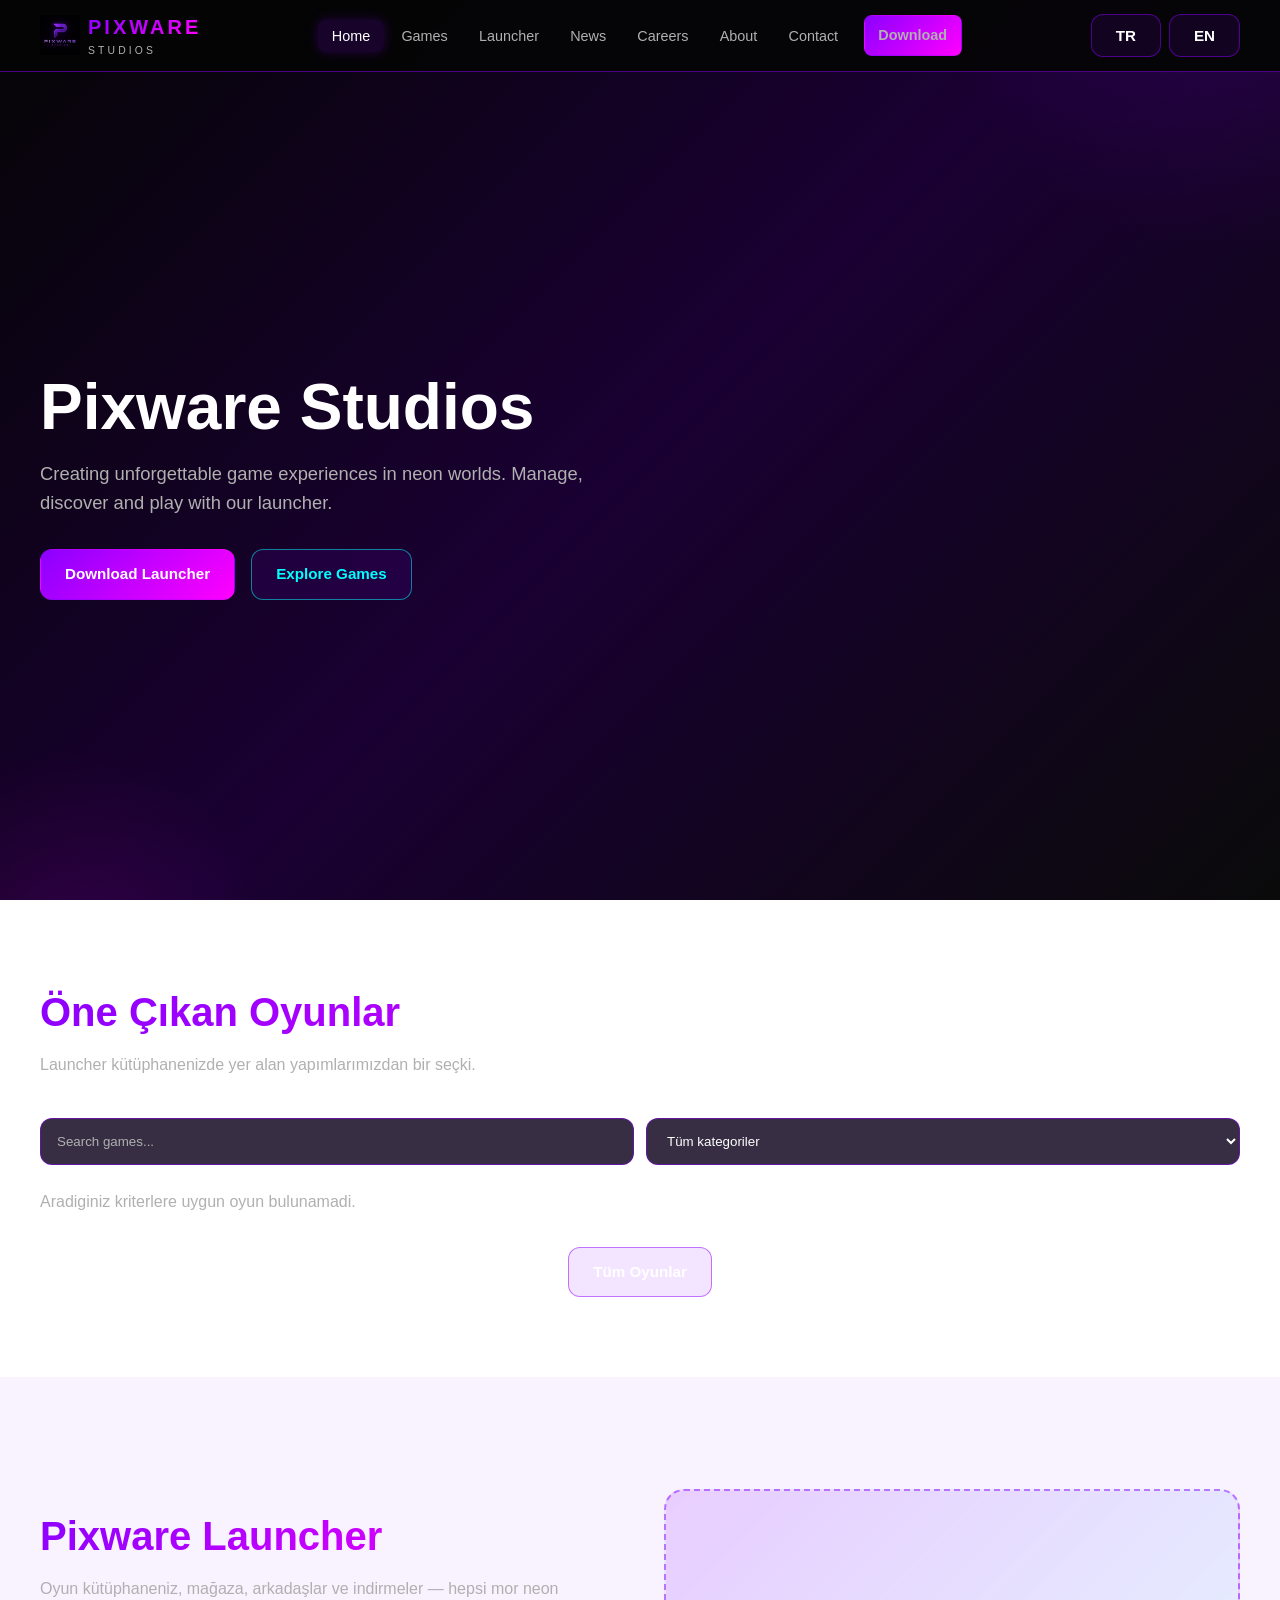
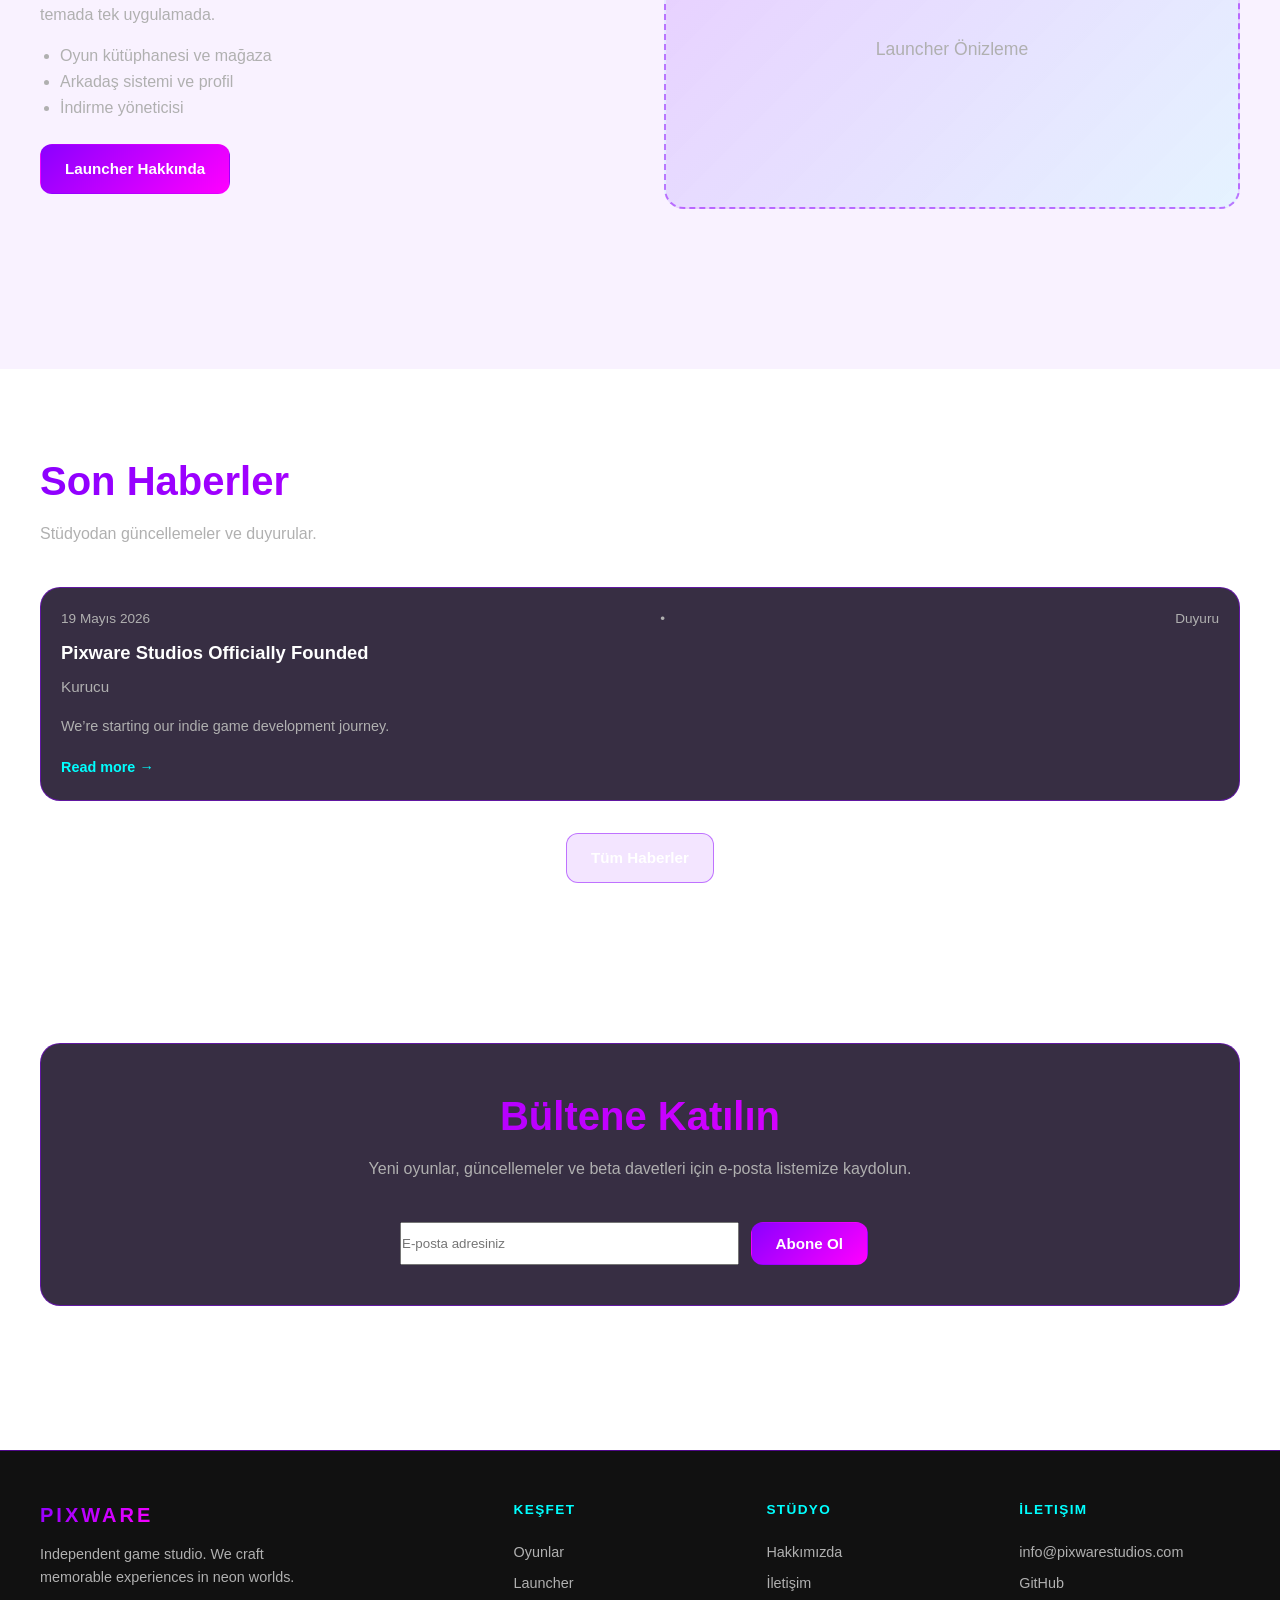
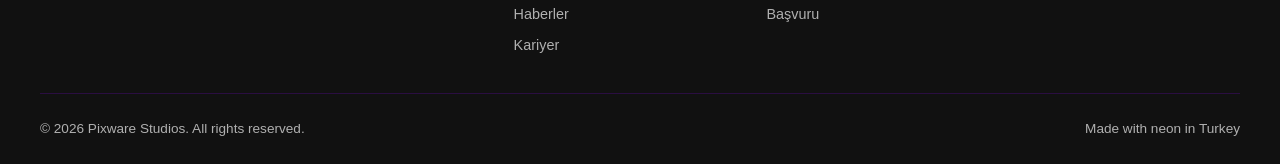
<file: index.html>
<!DOCTYPE html>
<html lang="tr">
<head>
  <meta charset="UTF-8">
  <meta name="viewport" content="width=device-width, initial-scale=1.0">
  <title>Pixware Studios — Bağımsız Oyun Stüdyosu</title>
  <meta name="description" content="Pixware Studios — neon temalı oyunlar ve Pixware Launcher. Oyunları keşfedin, launcher'ı indirin.">
  <meta property="og:title" content="Pixware Studios">
  <meta property="og:description" content="Bağımsız oyun stüdyosu ve oyun launcher ekosistemi.">
  <meta property="og:type" content="website">
  <link rel="icon" href="assets/logo.png" type="image/png">
  <link rel="stylesheet" href="css/tokens.css">
  <link rel="stylesheet" href="css/layout.css">
  <link rel="stylesheet" href="css/components.css">
</head>
<body data-page="home">
  <div id="site-header"></div>
  <main>
    <section class="hero">
      <div class="container hero-content fade-in">
        <h1 data-i18n="hero.title">Pixware Studios</h1>
        <p data-i18n="hero.subtitle">Neon dünyalarda unutulmaz oyun deneyimleri yaratıyoruz. Oyunlarımızı tek launcher ile yönetin, keşfedin ve oynayın.</p>
        <div class="hero-actions">
          <a href="launcher.html" class="btn btn-primary" data-i18n="hero.cta_download" data-base-href="launcher.html">Launcher İndir</a>
          <a href="games.html" class="btn btn-accent" data-i18n="hero.cta_explore" data-base-href="games.html">Oyunları Keşfet</a>
        </div>
      </div>
    </section>

    <section class="section">
      <div class="container">
        <h2 class="section-title fade-in">Öne Çıkan Oyunlar</h2>
        <p class="section-subtitle fade-in">Launcher kütüphanenizde yer alan yapımlarımızdan bir seçki.</p>
        <div id="featured-games"></div>
        <p style="margin-top: 2rem; text-align: center;">
          <a href="games.html" class="btn">Tüm Oyunlar</a>
        </p>
      </div>
    </section>

    <section class="section" style="background: rgba(139, 0, 255, 0.05);">
      <div class="container">
        <div class="about-block">
          <div class="fade-in">
            <h2 class="section-title">Pixware Launcher</h2>
            <p class="section-subtitle" style="margin-bottom: 1rem;">Oyun kütüphaneniz, mağaza, arkadaşlar ve indirmeler — hepsi mor neon temada tek uygulamada.</p>
            <ul style="color: var(--text-secondary); margin-bottom: 1.5rem; padding-left: 1.25rem;">
              <li>Oyun kütüphanesi ve mağaza</li>
              <li>Arkadaş sistemi ve profil</li>
              <li>İndirme yöneticisi</li>
            </ul>
            <a href="launcher.html" class="btn btn-primary">Launcher Hakkında</a>
          </div>
          <div class="screenshot-placeholder fade-in">Launcher Önizleme</div>
        </div>
      </div>
    </section>

    <section class="section">
      <div class="container">
        <h2 class="section-title fade-in">Son Haberler</h2>
        <p class="section-subtitle fade-in">Stüdyodan güncellemeler ve duyurular.</p>
        <div id="latest-news"></div>
        <p style="margin-top: 2rem; text-align: center;">
          <a href="news/index.html" class="btn">Tüm Haberler</a>
        </p>
      </div>
    </section>

    <section class="section">
      <div class="container">
        <div class="newsletter-box fade-in">
          <h2 class="section-title">Bültene Katılın</h2>
          <p class="section-subtitle" style="margin-inline: auto;">Yeni oyunlar, güncellemeler ve beta davetleri için e-posta listemize kaydolun.</p>
          <form id="newsletter-form-home" data-newsletter-form novalidate>
            <input type="email" name="email" placeholder="E-posta adresiniz" required aria-label="E-posta">
            <button type="submit" class="btn btn-primary">Abone Ol</button>
            <p class="form-error" role="alert"></p>
            <p class="form-success" hidden></p>
          </form>
        </div>
      </div>
    </section>
  </main>

  <div id="site-footer"></div>

  <div class="modal-overlay" id="modal-overlay">
    <div class="modal" role="dialog" aria-modal="true">
      <button class="modal-close" type="button" aria-label="Kapat">&times;</button>
      <h2 id="modal-title"></h2>
      <div id="modal-body"></div>
    </div>
  </div>

  <script src="js/config.js"></script>
  <script src="js/components.js"></script>
  <script src="js/main.js"></script>
  <script src="js/games.js"></script>
  <script src="js/blog.js"></script>
  <script src="js/newsletter.js"></script>
  <script>
    function onPageReady() {
      renderGamesGrid('featured-games', { featuredOnly: true, limit: 3, showActions: true });
      renderPostsList('latest-news', 3);
      initNewsletterForm('newsletter-form-home');
    }
  </script>
</body>
</html>
</file>
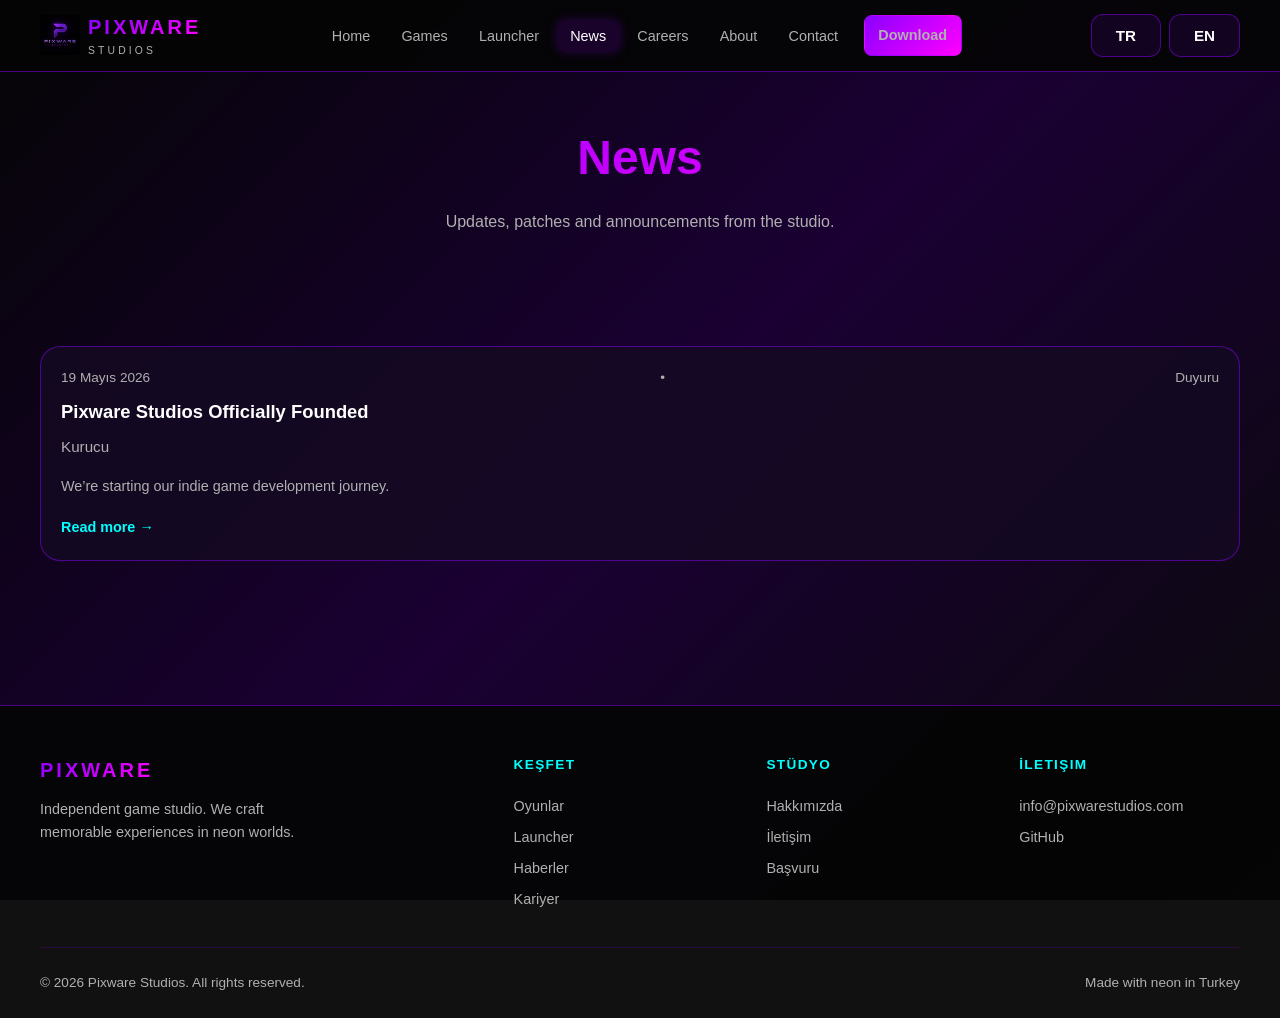
<file: news/index.html>
<!DOCTYPE html>
<html lang="tr">
<head>
  <meta charset="UTF-8">
  <meta name="viewport" content="width=device-width, initial-scale=1.0">
  <title>Haberler — Pixware Studios</title>
  <meta name="description" content="Pixware Studios haberleri ve duyuruları.">
  <link rel="icon" href="../assets/logo.png" type="image/png">
  <link rel="stylesheet" href="../css/tokens.css">
  <link rel="stylesheet" href="../css/layout.css">
  <link rel="stylesheet" href="../css/components.css">
</head>
<body data-page="news">
  <div id="site-header"></div>
  <main>
    <div class="page-header container">
      <h1 data-i18n="news.title">Haberler</h1>
      <p data-i18n="news.subtitle">Stüdyodan güncellemeler, yamalar ve duyurular.</p>
    </div>
    <section class="section">
      <div class="container" id="news-list"></div>
    </section>
  </main>
  <div id="site-footer"></div>
  <div class="modal-overlay" id="modal-overlay">
    <div class="modal" role="dialog" aria-modal="true">
      <button class="modal-close" type="button" aria-label="Kapat">&times;</button>
      <h2 id="modal-title"></h2>
      <div id="modal-body"></div>
    </div>
  </div>
  <script src="../js/config.js"></script>
  <script src="../js/components.js"></script>
  <script src="../js/main.js"></script>
  <script src="../js/blog.js"></script>
  <script>function onPageReady() { renderPostsList('news-list'); }</script>
</body>
</html>
</file>
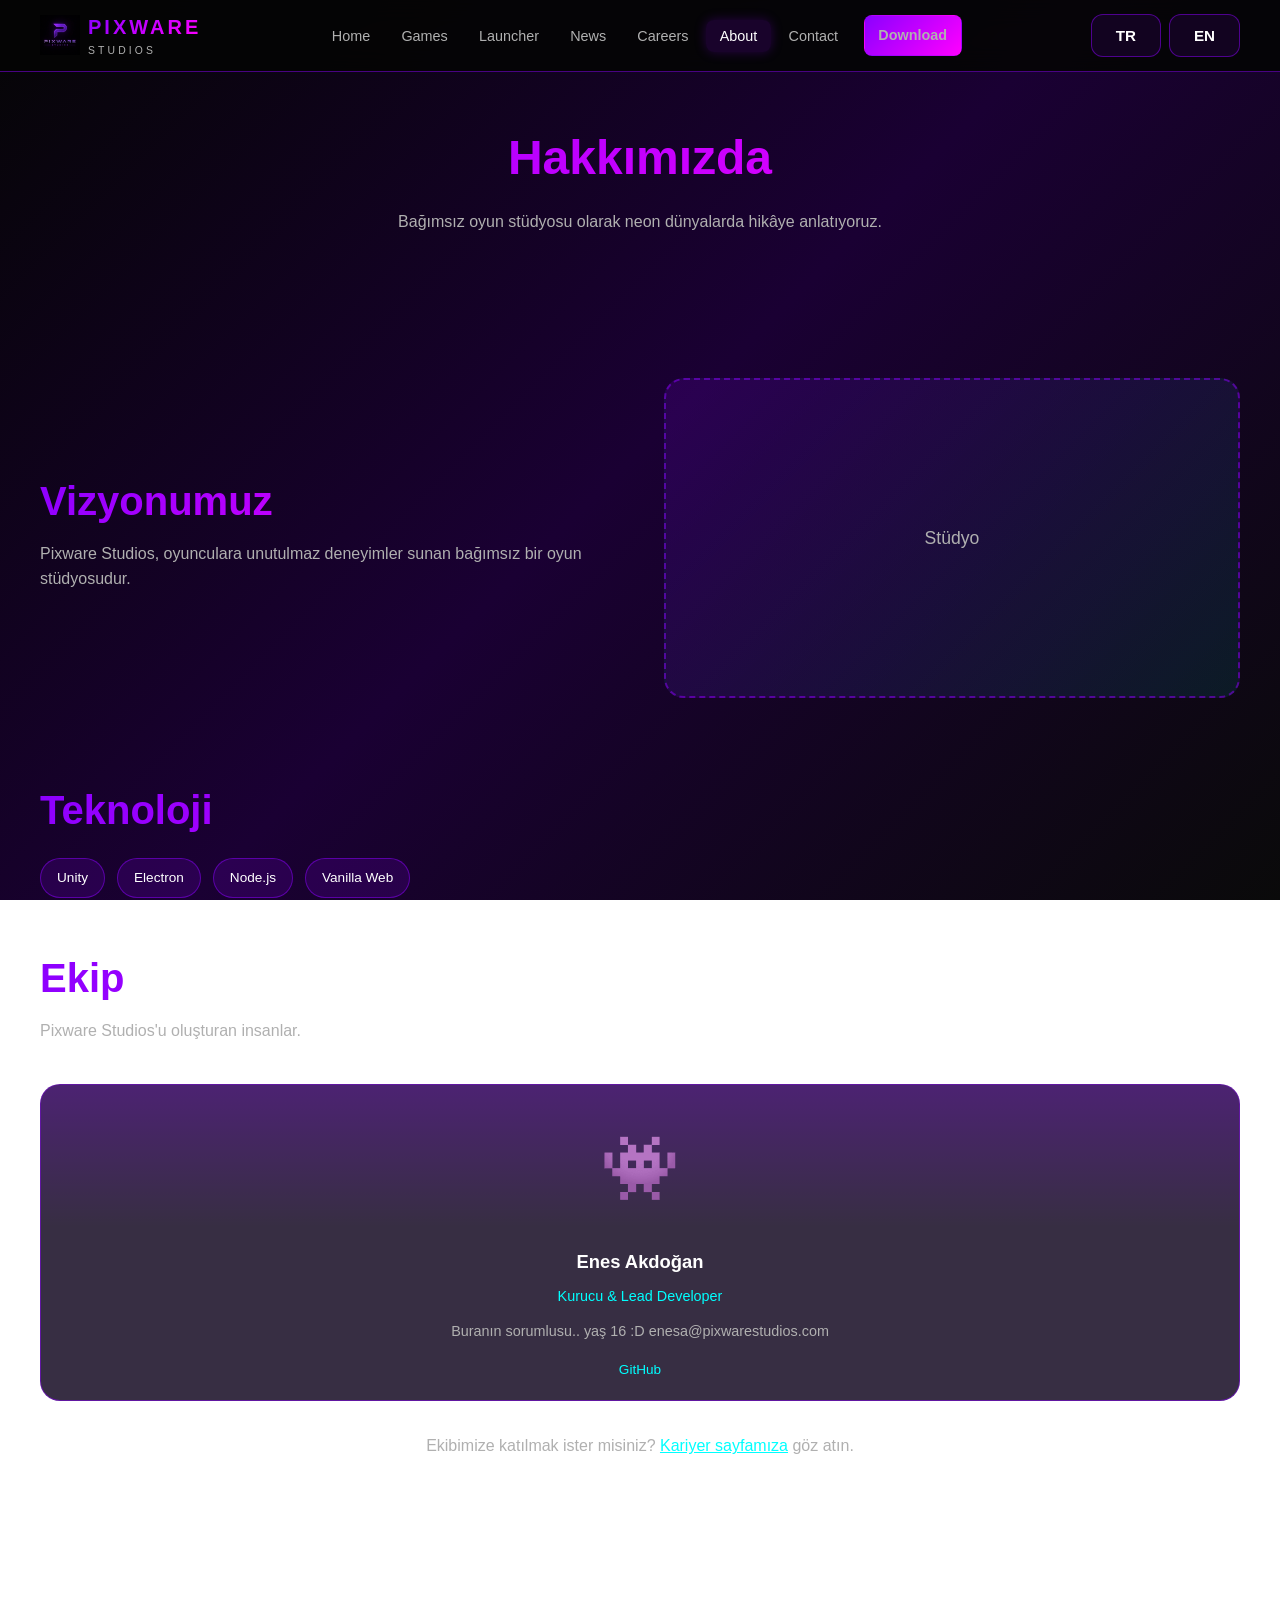
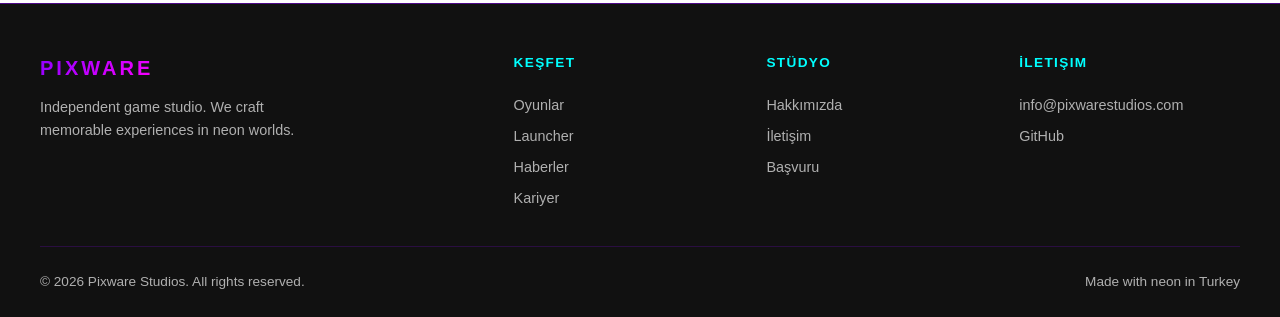
<file: about.html>
<!DOCTYPE html>
<html lang="tr">
<head>
  <meta charset="UTF-8">
  <meta name="viewport" content="width=device-width, initial-scale=1.0">
  <title>Hakkımızda — Pixware Studios</title>
  <meta name="description" content="Pixware Studios vizyonu, ekibi ve teknoloji yığını.">
  <link rel="icon" href="assets/logo.png" type="image/png">
  <link rel="stylesheet" href="css/tokens.css">
  <link rel="stylesheet" href="css/layout.css">
  <link rel="stylesheet" href="css/components.css">
</head>
<body data-page="about">
  <div id="site-header"></div>
  <main>
    <div class="page-header container">
      <h1>Hakkımızda</h1>
      <p>Bağımsız oyun stüdyosu olarak neon dünyalarda hikâye anlatıyoruz.</p>
    </div>
    <section class="section">
      <div class="container">
        <div class="about-block">
          <div>
            <h2 class="section-title">Vizyonumuz</h2>
            <div id="about-vision"></div>
          </div>
          <div class="screenshot-placeholder">Stüdyo</div>
        </div>
        <h2 class="section-title">Teknoloji</h2>
        <div class="tech-badges">
          <span class="tech-badge">Unity</span>
          <span class="tech-badge">Electron</span>
          <span class="tech-badge">Node.js</span>
          <span class="tech-badge">Vanilla Web</span>
        </div>
        <h2 class="section-title" style="margin-top: 3rem;">Ekip</h2>
        <p class="section-subtitle">Pixware Studios'u oluşturan insanlar.</p>
        <div id="team-grid"></div>
        <p style="margin-top: 2rem; color: var(--text-secondary); text-align: center;">
          Ekibimize katılmak ister misiniz? <a href="careers.html" style="color: var(--neon-accent);">Kariyer sayfamıza</a> göz atın.
        </p>
      </div>
    </section>
  </main>
  <div id="site-footer"></div>
  <div class="modal-overlay" id="modal-overlay">
    <div class="modal" role="dialog" aria-modal="true">
      <button class="modal-close" type="button" aria-label="Kapat">&times;</button>
      <h2 id="modal-title"></h2>
      <div id="modal-body"></div>
    </div>
  </div>
  <script src="js/config.js"></script>
  <script src="js/components.js"></script>
  <script src="js/main.js"></script>
  <script src="js/team.js"></script>
  <script>
    function onPageReady() {
      renderAboutContent();
      renderTeamGrid('team-grid');
    }
  </script>
</body>
</html>
</file>
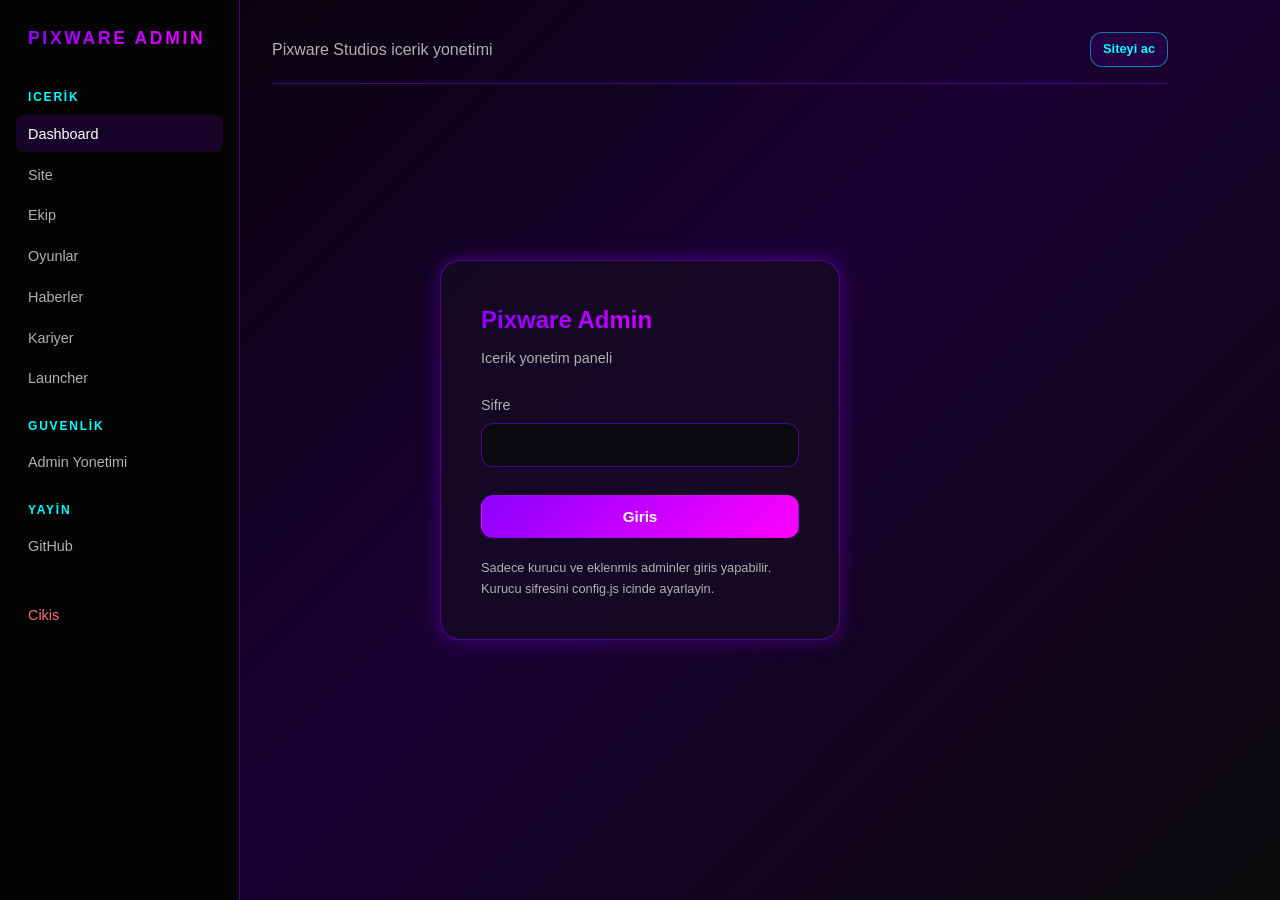
<file: admin.html>
<!DOCTYPE html>
<html lang="tr">
<head>
  <meta charset="UTF-8">
  <meta name="viewport" content="width=device-width, initial-scale=1.0">
  <meta name="robots" content="noindex, nofollow">
  <title>Admin — Pixware Studios</title>
  <link rel="icon" href="assets/logo.png" type="image/png">
  <link rel="stylesheet" href="css/tokens.css">
  <link rel="stylesheet" href="css/layout.css">
  <link rel="stylesheet" href="css/components.css">
  <link rel="stylesheet" href="css/admin.css">
</head>
<body class="admin-body">
  <div id="admin-login" class="admin-login admin-login-visible">
    <div class="admin-login-box">
      <h1>Pixware Admin</h1>
      <p style="color: var(--text-secondary); margin-bottom: 1.5rem; font-size: 0.9rem;">Icerik yonetim paneli</p>
      <form id="login-form">
        <div class="form-group">
          <label for="admin-password">Sifre</label>
          <input type="password" id="admin-password" required autocomplete="current-password">
        </div>
        <p id="login-error" class="form-error"></p>
        <button type="submit" class="btn btn-primary" style="width: 100%; margin-top: 0.5rem;">Giris</button>
      </form>
      <p style="margin-top: 1.25rem; font-size: 0.8rem; color: var(--text-secondary);">Sadece kurucu ve eklenmis adminler giris yapabilir. Kurucu sifresini config.js icinde ayarlayin.</p>
    </div>
  </div>

  <div id="admin-app" class="admin-layout" hidden>
    <aside class="admin-sidebar">
      <p class="logo-text" style="padding: 0 0.75rem 1rem; font-size: 1.1rem;">PIXWARE ADMIN</p>
      <h2>Icerik</h2>
      <button type="button" class="admin-nav-btn active" data-panel="dashboard">Dashboard</button>
      <button type="button" class="admin-nav-btn" data-panel="site">Site</button>
      <button type="button" class="admin-nav-btn" data-panel="team">Ekip</button>
      <button type="button" class="admin-nav-btn" data-panel="games">Oyunlar</button>
      <button type="button" class="admin-nav-btn" data-panel="posts">Haberler</button>
      <button type="button" class="admin-nav-btn" data-panel="jobs">Kariyer</button>
      <button type="button" class="admin-nav-btn" data-panel="launcher">Launcher</button>
      <h2>Guvenlik</h2>
      <button type="button" class="admin-nav-btn" data-panel="admins">Admin Yonetimi</button>
      <h2>Yayin</h2>
      <button type="button" class="admin-nav-btn" data-panel="github">GitHub</button>
      <button type="button" class="admin-nav-btn" id="admin-logout" style="margin-top: 2rem; color: #ff6b6b;">Cikis</button>
    </aside>
    <main class="admin-main">
      <div class="admin-header">
        <p style="color: var(--text-secondary);">Pixware Studios icerik yonetimi</p>
        <a href="index.html" class="btn btn-sm btn-accent" target="_blank">Siteyi ac</a>
      </div>
      <div id="panel-dashboard" class="admin-panel active"></div>
      <div id="panel-site" class="admin-panel"></div>
      <div id="panel-team" class="admin-panel"></div>
      <div id="panel-games" class="admin-panel"></div>
      <div id="panel-posts" class="admin-panel"></div>
      <div id="panel-jobs" class="admin-panel"></div>
      <div id="panel-launcher" class="admin-panel"></div>
      <div id="panel-admins" class="admin-panel"></div>
      <div id="panel-github" class="admin-panel"></div>
    </main>
  </div>

  <div class="modal-overlay" id="admin-modal">
    <div class="modal" style="max-width: 560px;">
      <button type="button" class="modal-close" id="admin-modal-close" aria-label="Kapat">&times;</button>
      <div id="admin-modal-body"></div>
    </div>
  </div>

  <script src="js/config.js"></script>
  <script src="js/admin.js"></script>
  <script>
    document.getElementById('admin-modal-close')?.addEventListener('click', () => {
      document.getElementById('admin-modal').classList.remove('open');
    });
  </script>
</body>
</html>
</file>
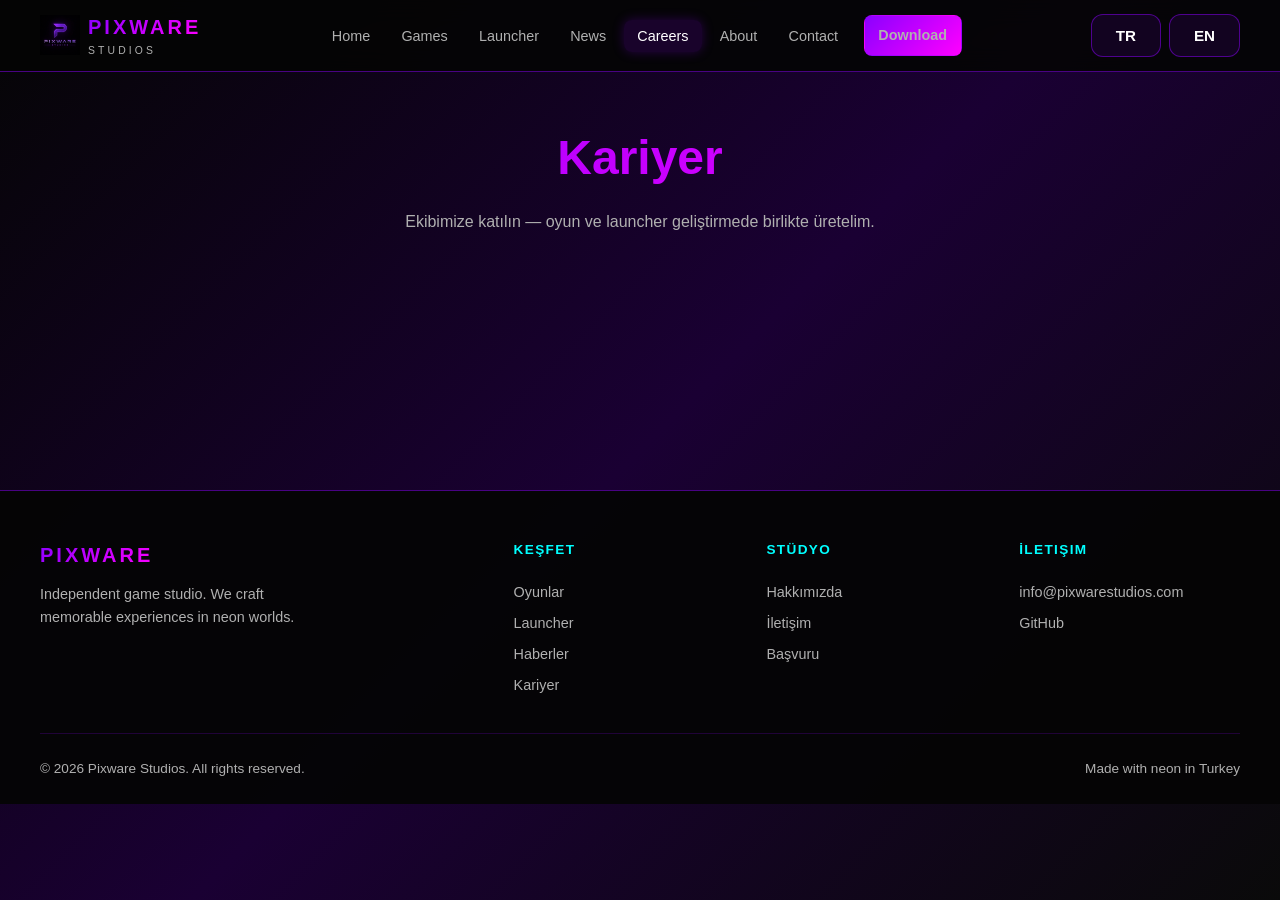
<file: careers.html>
<!DOCTYPE html>
<html lang="tr">
<head>
  <meta charset="UTF-8">
  <meta name="viewport" content="width=device-width, initial-scale=1.0">
  <title>Kariyer — Pixware Studios</title>
  <meta name="description" content="Pixware Studios iş ilanları ve staj programları.">
  <link rel="icon" href="assets/logo.png" type="image/png">
  <link rel="stylesheet" href="css/tokens.css">
  <link rel="stylesheet" href="css/layout.css">
  <link rel="stylesheet" href="css/components.css">
</head>
<body data-page="careers">
  <div id="site-header"></div>
  <main>
    <div class="page-header container">
      <h1>Kariyer</h1>
      <p>Ekibimize katılın — oyun ve launcher geliştirmede birlikte üretelim.</p>
    </div>
    <section class="section">
      <div class="container" id="jobs-list"></div>
    </section>
  </main>
  <div id="site-footer"></div>
  <div class="modal-overlay" id="modal-overlay">
    <div class="modal" role="dialog" aria-modal="true">
      <button class="modal-close" type="button" aria-label="Kapat">&times;</button>
      <h2 id="modal-title"></h2>
      <div id="modal-body"></div>
    </div>
  </div>
  <script src="js/config.js"></script>
  <script src="js/components.js"></script>
  <script src="js/main.js"></script>
  <script src="js/careers.js"></script>
  <script>function onPageReady() { renderJobs('jobs-list'); }</script>
</body>
</html>
</file>
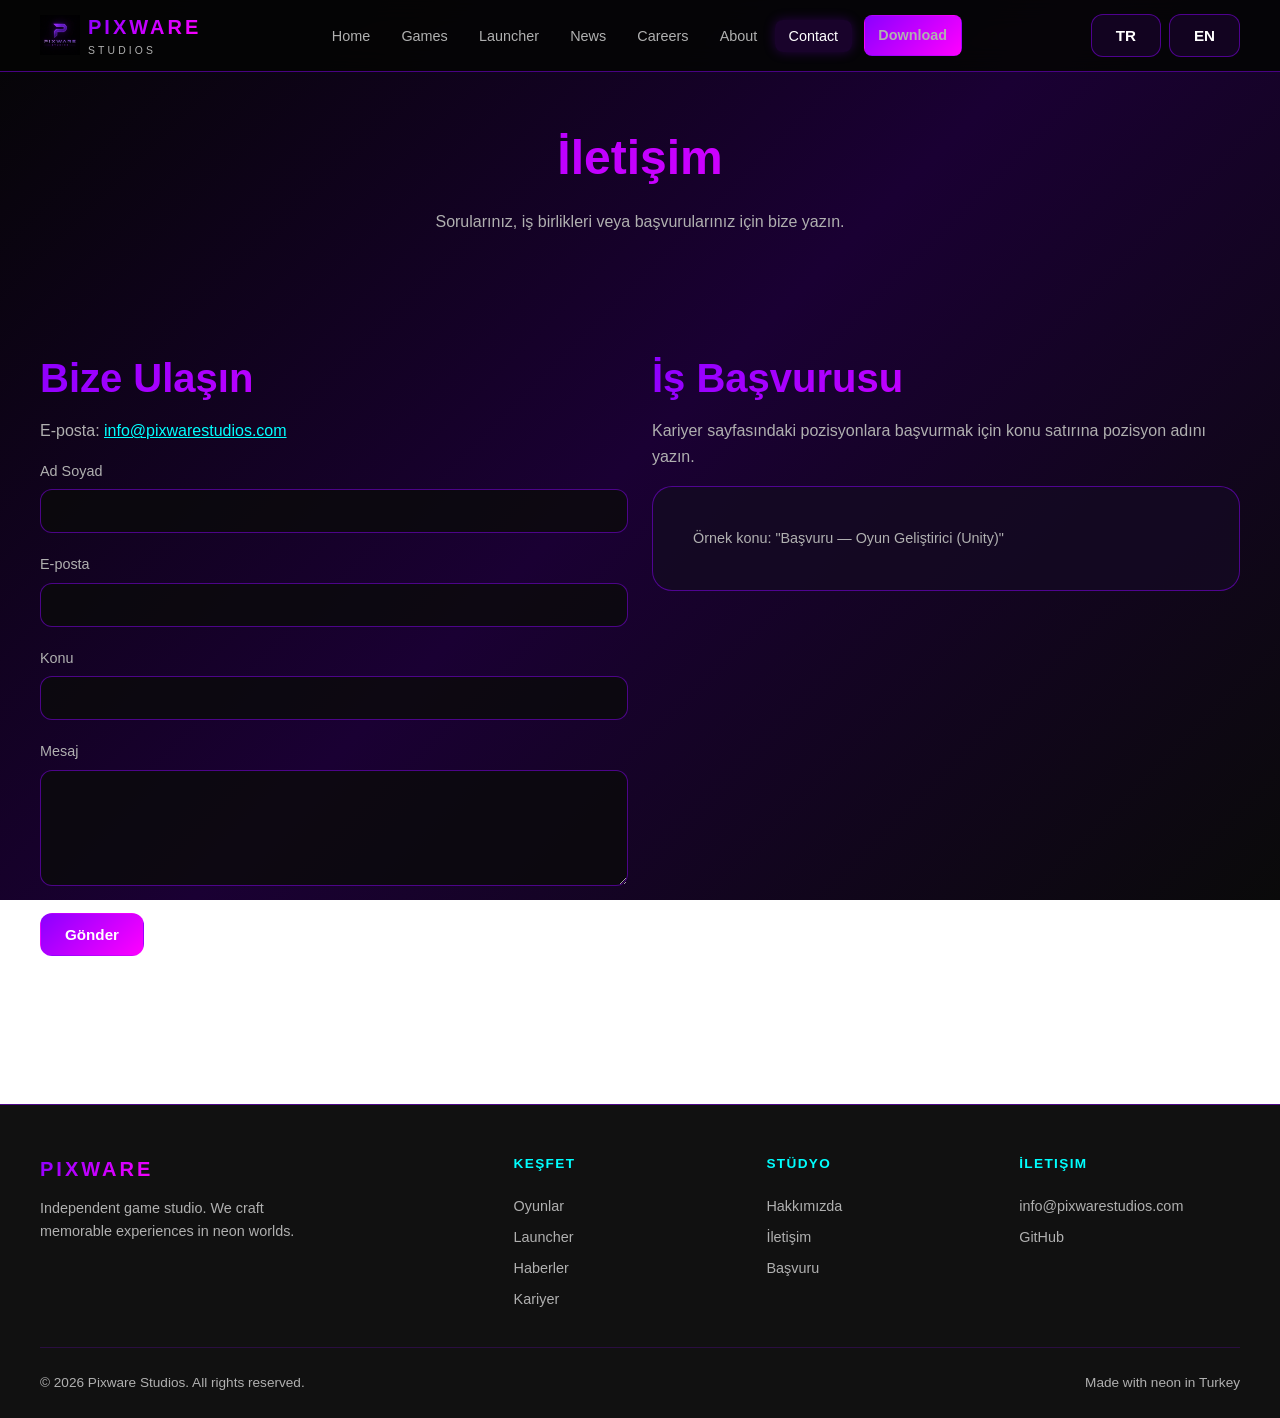
<file: contact.html>
<!DOCTYPE html>
<html lang="tr">
<head>
  <meta charset="UTF-8">
  <meta name="viewport" content="width=device-width, initial-scale=1.0">
  <title>İletişim — Pixware Studios</title>
  <meta name="description" content="Pixware Studios ile iletişime geçin.">
  <link rel="icon" href="assets/logo.png" type="image/png">
  <link rel="stylesheet" href="css/tokens.css">
  <link rel="stylesheet" href="css/layout.css">
  <link rel="stylesheet" href="css/components.css">
</head>
<body data-page="contact">
  <div id="site-header"></div>
  <main>
    <div class="page-header container">
      <h1>İletişim</h1>
      <p>Sorularınız, iş birlikleri veya başvurularınız için bize yazın.</p>
    </div>
    <section class="section">
      <div class="container">
        <div class="grid grid-2">
          <div>
            <h2 class="section-title">Bize Ulaşın</h2>
            <p style="color: var(--text-secondary); margin-bottom: 1rem;">E-posta: <a href="mailto:info@pixwarestudios.com" style="color: var(--neon-accent);">info@pixwarestudios.com</a></p>
            <form id="contact-form" novalidate>
              <div class="form-group">
                <label for="name">Ad Soyad</label>
                <input type="text" id="name" name="name" required>
              </div>
              <div class="form-group">
                <label for="email">E-posta</label>
                <input type="email" id="email" name="email" required>
              </div>
              <div class="form-group">
                <label for="subject">Konu</label>
                <input type="text" id="subject" name="subject" required>
              </div>
              <div class="form-group">
                <label for="message">Mesaj</label>
                <textarea id="message" name="message" rows="5" required></textarea>
              </div>
              <button type="submit" class="btn btn-primary">Gönder</button>
              <p class="form-error" role="alert"></p>
              <p class="form-success" hidden></p>
            </form>
          </div>
          <div id="apply">
            <h2 class="section-title">İş Başvurusu</h2>
            <p style="color: var(--text-secondary); margin-bottom: 1rem;">Kariyer sayfasındaki pozisyonlara başvurmak için konu satırına pozisyon adını yazın.</p>
            <div class="newsletter-box" style="text-align: left;">
              <p style="color: var(--text-secondary); font-size: 0.9rem;">Örnek konu: "Başvuru — Oyun Geliştirici (Unity)"</p>
            </div>
          </div>
        </div>
      </div>
    </section>
  </main>
  <div id="site-footer"></div>
  <div class="modal-overlay" id="modal-overlay">
    <div class="modal" role="dialog" aria-modal="true">
      <button class="modal-close" type="button" aria-label="Kapat">&times;</button>
      <h2 id="modal-title"></h2>
      <div id="modal-body"></div>
    </div>
  </div>
  <script src="js/config.js"></script>
  <script src="js/components.js"></script>
  <script src="js/main.js"></script>
  <script src="js/newsletter.js"></script>
  <script>
    function onPageReady() {
      const form = document.getElementById('contact-form');
      if (!form) return;
      form.addEventListener('submit', (e) => {
        e.preventDefault();
        const cfg = PIXWARE_CONFIG || {};
        const name = form.name.value.trim();
        const email = form.email.value.trim();
        const subject = form.subject.value.trim();
        const message = form.message.value.trim();
        const err = form.querySelector('.form-error');
        const ok = form.querySelector('.form-success');
        if (err) err.textContent = '';
        if (ok) ok.hidden = true;
        if (!name || !email || !subject || !message) {
          if (err) err.textContent = 'Lütfen tüm alanları doldurun.';
          return;
        }
        const body = encodeURIComponent('Ad: ' + name + '\nE-posta: ' + email + '\n\n' + message);
        window.location.href = 'mailto:' + (cfg.email || 'info@pixwarestudios.com') + '?subject=' + encodeURIComponent(subject) + '&body=' + body;
        if (ok) { ok.hidden = false; ok.textContent = 'E-posta istemciniz açılıyor...'; }
      });
    }
  </script>
</body>
</html>
</file>
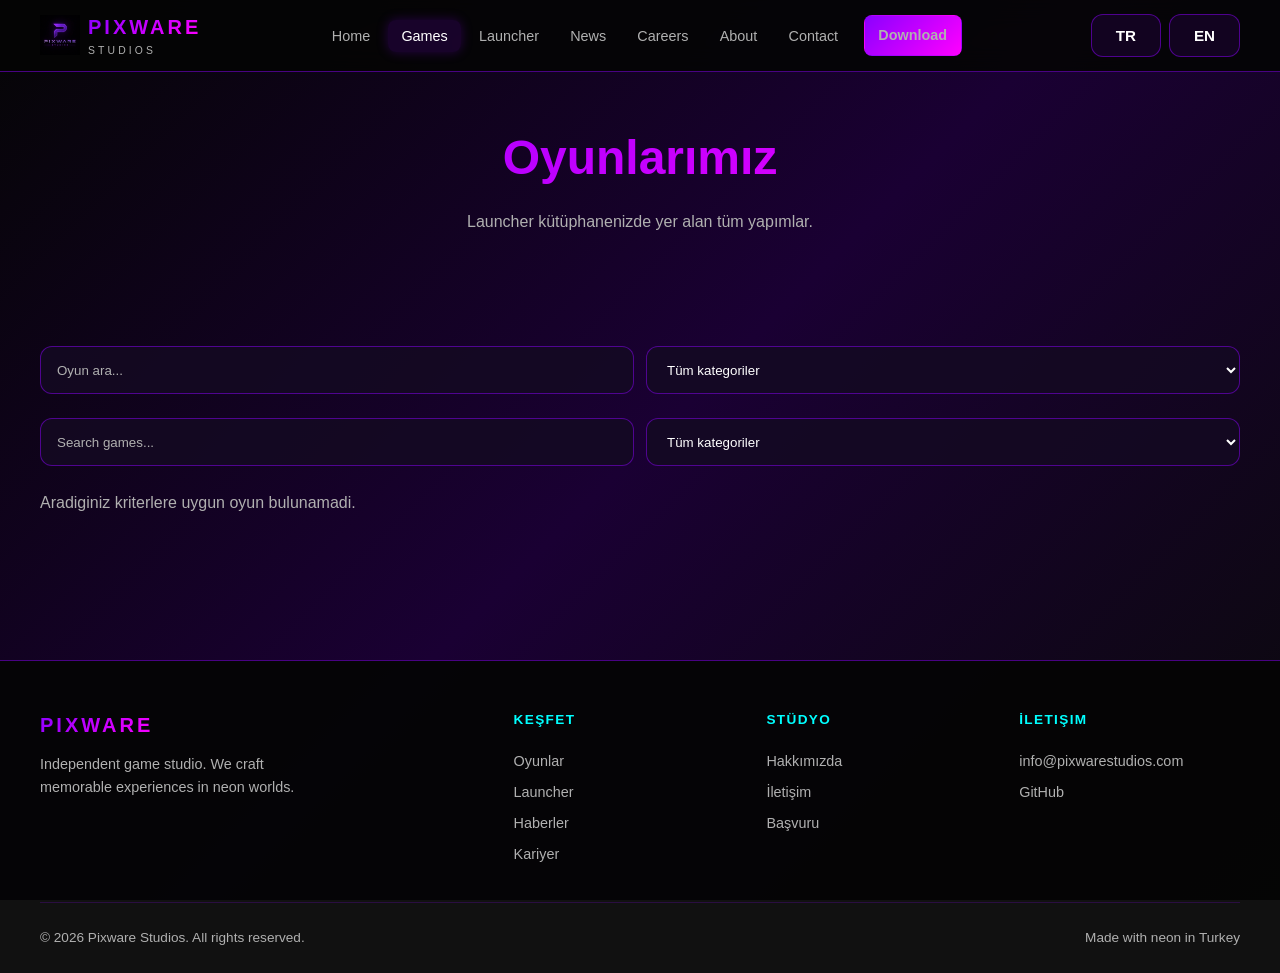
<file: games.html>
<!DOCTYPE html>
<html lang="tr">
<head>
  <meta charset="UTF-8">
  <meta name="viewport" content="width=device-width, initial-scale=1.0">
  <title>Oyunlar — Pixware Studios</title>
  <meta name="description" content="Pixware Studios oyun kataloğu — Cyber Quest, Neon Runners ve daha fazlası.">
  <link rel="icon" href="assets/logo.png" type="image/png">
  <link rel="stylesheet" href="css/tokens.css">
  <link rel="stylesheet" href="css/layout.css">
  <link rel="stylesheet" href="css/components.css">
</head>
<body data-page="games">
  <div id="site-header"></div>
  <main>
    <div class="page-header container">
      <h1>Oyunlarımız</h1>
      <p>Launcher kütüphanenizde yer alan tüm yapımlar.</p>
    </div>
    <section class="section">
      <div class="container">
        <div class="games-filter-bar">
          <input id="game-search" type="search" placeholder="Oyun ara...">
          <select id="game-category-filter">
            <option value="">Tüm kategoriler</option>
          </select>
        </div>
        <div id="games-grid"></div>
      </div>
    </section>
  </main>
  <div id="site-footer"></div>
  <div class="modal-overlay" id="modal-overlay">
    <div class="modal" role="dialog" aria-modal="true">
      <button class="modal-close" type="button" aria-label="Kapat">&times;</button>
      <h2 id="modal-title"></h2>
      <div id="modal-body"></div>
    </div>
  </div>
  <script src="js/config.js"></script>
  <script src="js/components.js"></script>
  <script src="js/main.js"></script>
  <script src="js/games.js"></script>
  <script>function onPageReady() { renderGamesGrid('games-grid'); }</script>
</body>
</html>
</file>
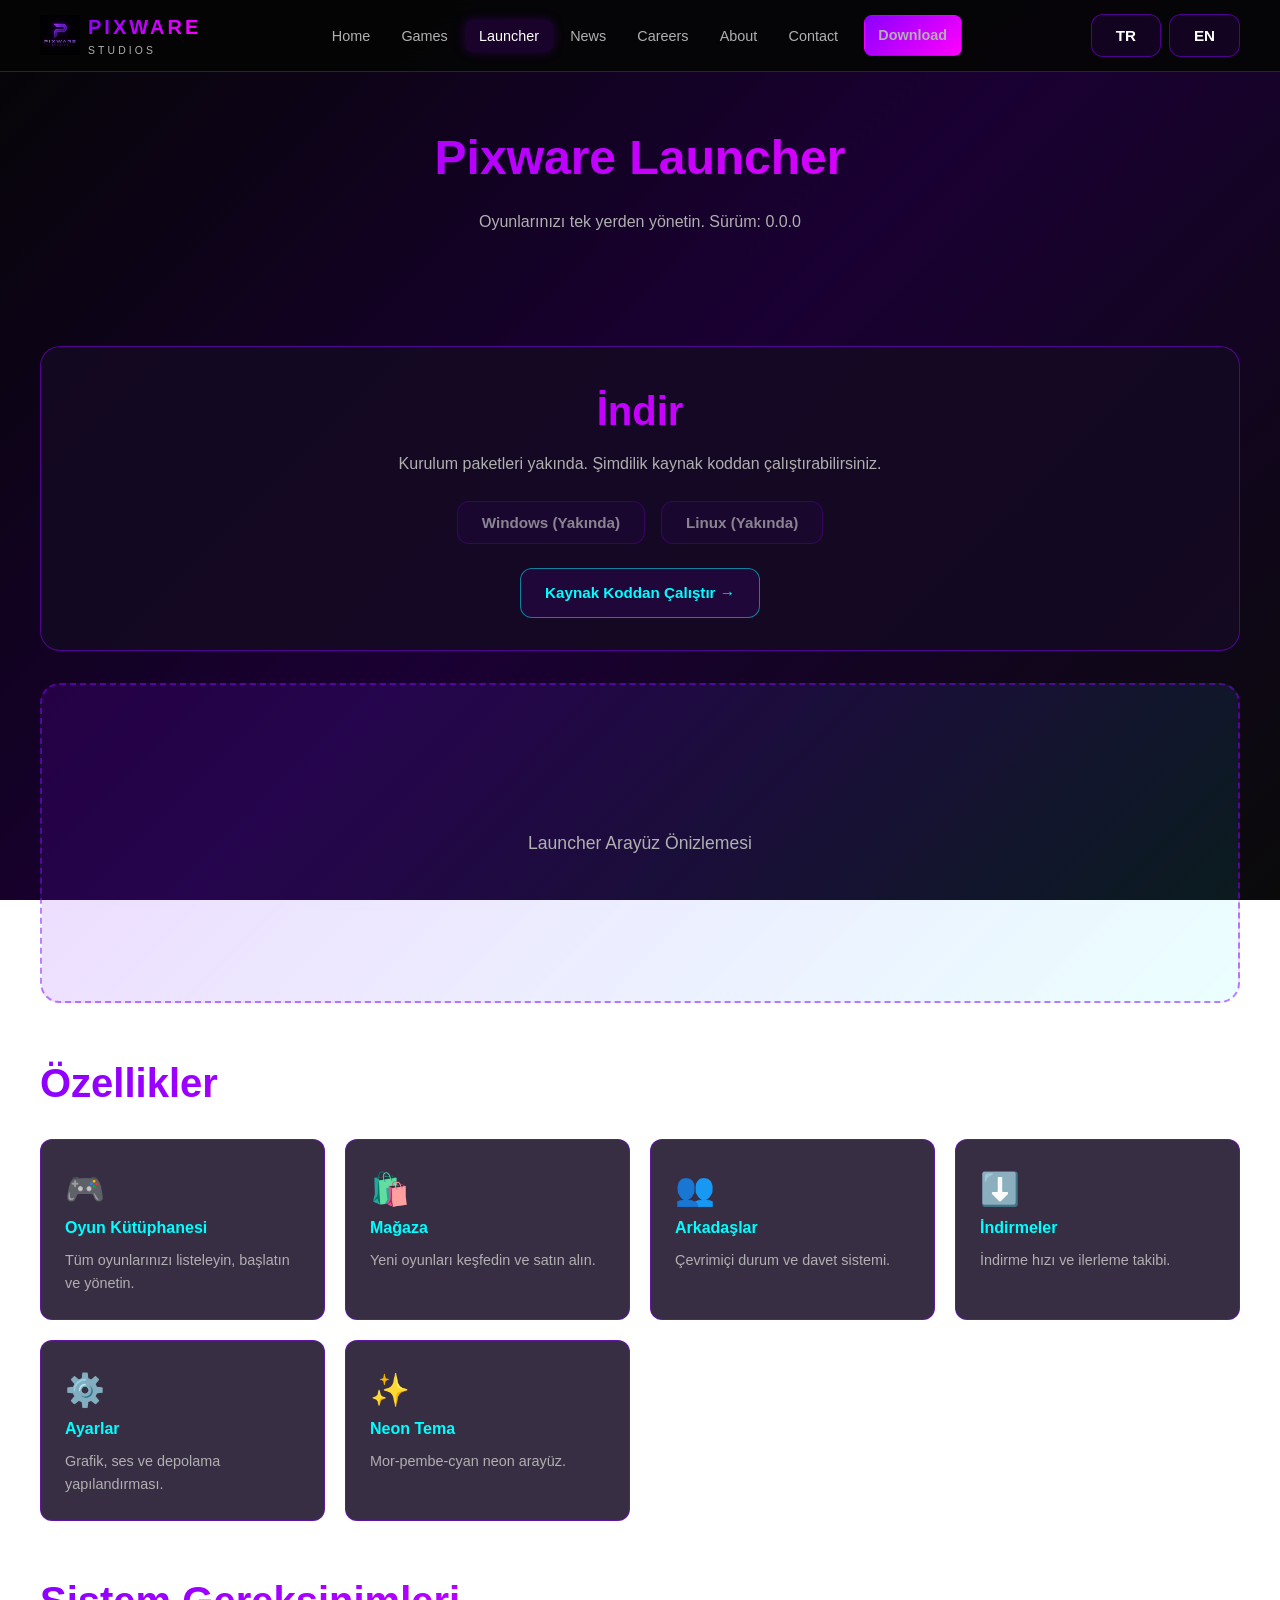
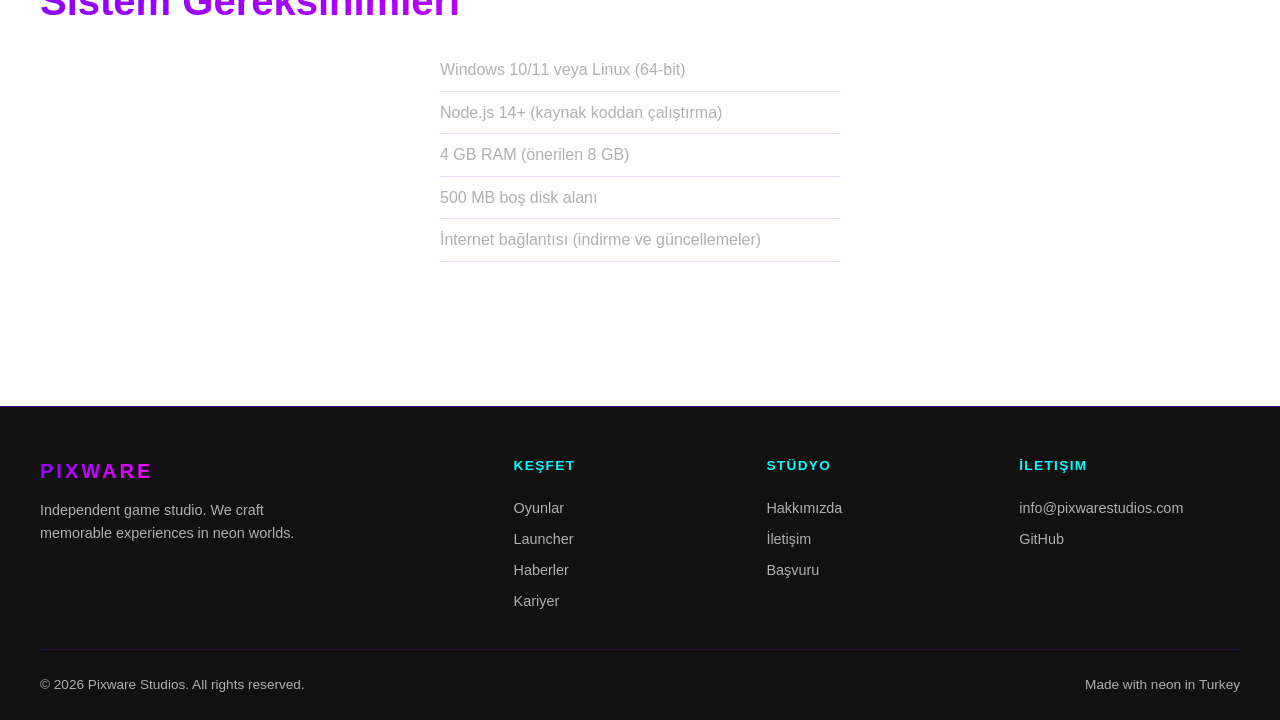
<file: launcher.html>
<!DOCTYPE html>
<html lang="tr">
<head>
  <meta charset="UTF-8">
  <meta name="viewport" content="width=device-width, initial-scale=1.0">
  <title>Pixware Launcher — İndir</title>
  <meta name="description" content="Pixware Studios Launcher — oyun kütüphanesi, mağaza ve arkadaş sistemi. Windows ve Linux.">
  <meta property="og:title" content="Pixware Launcher">
  <meta property="og:description" content="Oyunlarınızı tek yerden yönetin — Pixware Studios Launcher.">
  <meta property="og:type" content="website">
  <link rel="icon" href="assets/logo.png" type="image/png">
  <link rel="stylesheet" href="css/tokens.css">
  <link rel="stylesheet" href="css/layout.css">
  <link rel="stylesheet" href="css/components.css">
</head>
<body data-page="launcher">
  <div id="site-header"></div>
  <main>
    <div class="page-header container">
      <h1>Pixware Launcher</h1>
      <p>Oyunlarınızı tek yerden yönetin. Sürüm: <span id="launcher-version">1.0.0-beta</span></p>
    </div>
    <section class="section">
      <div class="container">
        <div class="download-panel">
          <h2 class="section-title">İndir</h2>
          <p style="color: var(--text-secondary); margin-bottom: 1rem;">Kurulum paketleri yakında. Şimdilik kaynak koddan çalıştırabilirsiniz.</p>
          <div class="download-buttons">
            <button id="download-windows" class="btn disabled" disabled>Windows (Yakında)</button>
            <button id="download-linux" class="btn disabled" disabled>Linux (Yakında)</button>
          </div>
          <p style="margin-top: 1rem;"><a href="../PixwareLauncher" class="btn btn-accent">Kaynak Koddan Çalıştır →</a></p>
        </div>
        <div class="screenshot-placeholder">Launcher Arayüz Önizlemesi</div>
        <h2 class="section-title" style="margin-top: 3rem;">Özellikler</h2>
        <div class="feature-grid" style="margin-top: 1.5rem;">
          <div class="feature-item"><span class="icon">🎮</span><h3>Oyun Kütüphanesi</h3><p>Tüm oyunlarınızı listeleyin, başlatın ve yönetin.</p></div>
          <div class="feature-item"><span class="icon">🛍️</span><h3>Mağaza</h3><p>Yeni oyunları keşfedin ve satın alın.</p></div>
          <div class="feature-item"><span class="icon">👥</span><h3>Arkadaşlar</h3><p>Çevrimiçi durum ve davet sistemi.</p></div>
          <div class="feature-item"><span class="icon">⬇️</span><h3>İndirmeler</h3><p>İndirme hızı ve ilerleme takibi.</p></div>
          <div class="feature-item"><span class="icon">⚙️</span><h3>Ayarlar</h3><p>Grafik, ses ve depolama yapılandırması.</p></div>
          <div class="feature-item"><span class="icon">✨</span><h3>Neon Tema</h3><p>Mor-pembe-cyan neon arayüz.</p></div>
        </div>
        <h2 class="section-title" style="margin-top: 3rem;">Sistem Gereksinimleri</h2>
        <ul class="req-list" id="launcher-requirements"></ul>
      </div>
    </section>
  </main>
  <div id="site-footer"></div>
  <div class="modal-overlay" id="modal-overlay">
    <div class="modal" role="dialog" aria-modal="true">
      <button class="modal-close" type="button" aria-label="Kapat">&times;</button>
      <h2 id="modal-title"></h2>
      <div id="modal-body"></div>
    </div>
  </div>
  <script src="js/config.js"></script>
  <script src="js/components.js"></script>
  <script src="js/main.js"></script>
  <script src="js/launcher-page.js"></script>
  <script>function onPageReady() { loadLauncherInfo(); }</script>
</body>
</html>
</file>
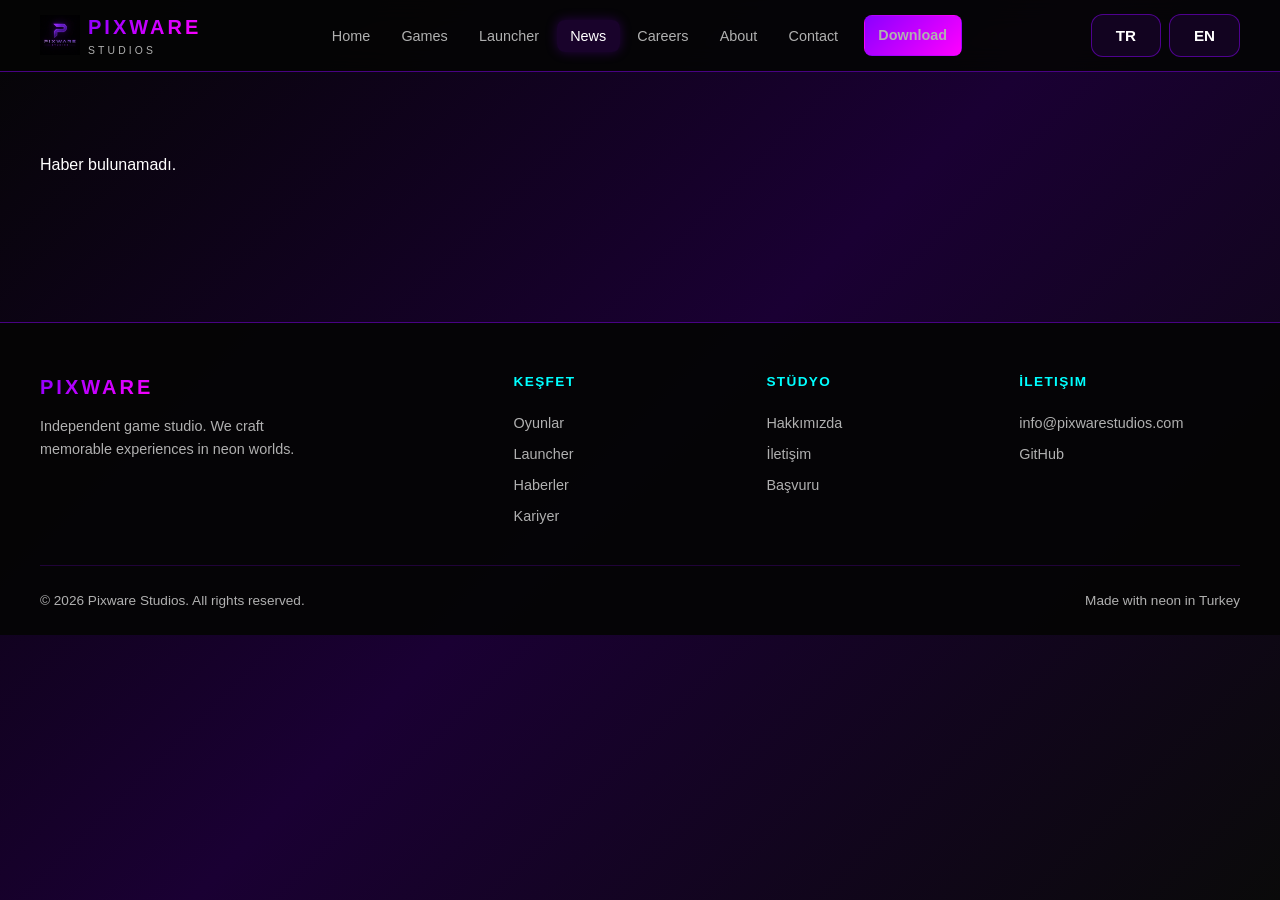
<file: news/post.html>
<!DOCTYPE html>
<html lang="tr">
<head>
  <meta charset="UTF-8">
  <meta name="viewport" content="width=device-width, initial-scale=1.0">
  <title>Haber — Pixware Studios</title>
  <meta name="description" content="Pixware Studios haber detayı.">
  <link rel="icon" href="../assets/logo.png" type="image/png">
  <link rel="stylesheet" href="../css/tokens.css">
  <link rel="stylesheet" href="../css/layout.css">
  <link rel="stylesheet" href="../css/components.css">
</head>
<body data-page="news">
  <div id="site-header"></div>
  <main>
    <section class="section">
      <div class="container" id="post-content">
          <p data-i18n="news.loading">Yükleniyor...</p>
        </div>
    </section>
  </main>
  <div id="site-footer"></div>
  <div class="modal-overlay" id="modal-overlay">
    <div class="modal" role="dialog" aria-modal="true">
      <button class="modal-close" type="button" aria-label="Kapat">&times;</button>
      <h2 id="modal-title"></h2>
      <div id="modal-body"></div>
    </div>
  </div>
  <script src="../js/config.js"></script>
  <script src="../js/components.js"></script>
  <script src="../js/main.js"></script>
  <script src="../js/blog.js"></script>
  <script>function onPageReady() { renderPostDetail(); }</script>
</body>
</html>
</file>
<file: css/tokens.css>
:root {
  --neon-primary: #8B00FF;
  --neon-secondary: #FF00FF;
  --neon-accent: #00FFFF;
  --bg-dark: #0a0a0a;
  --bg-darker: #050505;
  --bg-card: rgba(20, 10, 35, 0.85);
  --text-primary: #ffffff;
  --text-secondary: #b0b0b0;
  --border-glow: rgba(139, 0, 255, 0.5);
  --shadow-glow: 0 0 20px rgba(139, 0, 255, 0.4);
  --shadow-glow-pink: 0 0 20px rgba(255, 0, 255, 0.3);
  --header-height: 72px;
  --radius: 12px;
  --radius-lg: 20px;
  --transition: 0.25s ease;
  --max-width: 1200px;
  --font-sans: 'Segoe UI', Tahoma, Geneva, Verdana, sans-serif;
}
</file>
<file: css/layout.css>
*,
*::before,
*::after {
  margin: 0;
  padding: 0;
  box-sizing: border-box;
}

html {
  scroll-behavior: smooth;
}

body {
  font-family: var(--font-sans);
  background: linear-gradient(135deg, var(--bg-darker) 0%, #1a0033 50%, var(--bg-dark) 100%);
  background-attachment: fixed;
  color: var(--text-primary);
  line-height: 1.6;
  min-height: 100vh;
}

main {
  padding-top: var(--header-height);
}

.container {
  width: min(100% - 2rem, var(--max-width));
  margin-inline: auto;
}

.section {
  padding: 5rem 0;
}

.section-title {
  font-size: clamp(1.75rem, 4vw, 2.5rem);
  margin-bottom: 0.5rem;
  background: linear-gradient(135deg, var(--neon-primary), var(--neon-secondary));
  -webkit-background-clip: text;
  -webkit-text-fill-color: transparent;
  background-clip: text;
}

.section-subtitle {
  color: var(--text-secondary);
  margin-bottom: 2.5rem;
  max-width: 600px;
}

.grid {
  display: grid;
  gap: 1.5rem;
}

.grid-2 {
  grid-template-columns: repeat(auto-fit, minmax(280px, 1fr));
}

.grid-3 {
  grid-template-columns: repeat(auto-fit, minmax(260px, 1fr));
}

.hero {
  min-height: calc(100vh - var(--header-height));
  display: flex;
  align-items: center;
  padding: 4rem 0;
  position: relative;
  overflow: hidden;
}

.hero::before {
  content: '';
  position: absolute;
  top: -50%;
  right: -20%;
  width: 600px;
  height: 600px;
  background: radial-gradient(circle, rgba(139, 0, 255, 0.15) 0%, transparent 70%);
  pointer-events: none;
}

.hero::after {
  content: '';
  position: absolute;
  bottom: -30%;
  left: -10%;
  width: 400px;
  height: 400px;
  background: radial-gradient(circle, rgba(255, 0, 255, 0.1) 0%, transparent 70%);
  pointer-events: none;
}

.hero-content {
  position: relative;
  z-index: 1;
}

.hero h1 {
  font-size: clamp(2.5rem, 6vw, 4rem);
  line-height: 1.1;
  margin-bottom: 1rem;
}

.hero h1 span {
  display: block;
  background: linear-gradient(135deg, var(--neon-primary), var(--neon-accent));
  -webkit-background-clip: text;
  -webkit-text-fill-color: transparent;
  background-clip: text;
}

.hero p {
  font-size: 1.15rem;
  color: var(--text-secondary);
  max-width: 560px;
  margin-bottom: 2rem;
}

.hero-actions {
  display: flex;
  flex-wrap: wrap;
  gap: 1rem;
}

.page-header {
  padding: 3rem 0 2rem;
  text-align: center;
}

.page-header h1 {
  font-size: clamp(2rem, 5vw, 3rem);
  background: linear-gradient(135deg, var(--neon-primary), var(--neon-secondary));
  -webkit-background-clip: text;
  -webkit-text-fill-color: transparent;
  background-clip: text;
  margin-bottom: 0.75rem;
}

.page-header p {
  color: var(--text-secondary);
  max-width: 640px;
  margin-inline: auto;
}

.fade-in {
  opacity: 0;
  transform: translateY(20px);
  transition: opacity 0.6s ease, transform 0.6s ease;
}

.fade-in.visible {
  opacity: 1;
  transform: translateY(0);
}

@media (max-width: 768px) {
  .section {
    padding: 3.5rem 0;
  }

  .hero {
    padding: 3rem 0;
    text-align: center;
  }

  .hero-content {
    max-width: 100%;
  }

  .hero p {
    margin-inline: auto;
  }

  .hero-actions {
    justify-content: center;
  }

  .hero::before,
  .hero::after {
    display: none;
  }
}

@media (max-width: 480px) {
  .section {
    padding: 2.5rem 0;
  }

  .hero h1 {
    font-size: clamp(2rem, 8vw, 2.5rem);
  }

  .hero p {
    font-size: 1rem;
  }
}
</file>
<file: css/components.css>
/* Header */
.site-header {
  position: fixed;
  top: 0;
  left: 0;
  right: 0;
  height: var(--header-height);
  background: rgba(5, 5, 5, 0.92);
  backdrop-filter: blur(12px);
  border-bottom: 1px solid var(--border-glow);
  z-index: 1000;
}

.header-inner {
  display: flex;
  align-items: center;
  justify-content: space-between;
  height: 100%;
}

.logo {
  display: flex;
  align-items: center;
  gap: 0.5rem;
  text-decoration: none;
  color: var(--text-primary);
}

.logo-mark {
  width: 40px;
  height: 40px;
}

.logo-text {
  font-size: 1.25rem;
  font-weight: 700;
  letter-spacing: 0.15em;
  background: linear-gradient(135deg, var(--neon-primary), var(--neon-secondary));
  -webkit-background-clip: text;
  -webkit-text-fill-color: transparent;
  background-clip: text;
}

.logo-sub {
  display: block;
  font-size: 0.65rem;
  letter-spacing: 0.3em;
  color: var(--text-secondary);
  -webkit-text-fill-color: var(--text-secondary);
}

.nav-desktop ul {
  display: flex;
  align-items: center;
  gap: 0.25rem;
  list-style: none;
}

.nav-desktop a {
  color: var(--text-secondary);
  text-decoration: none;
  padding: 0.5rem 0.85rem;
  border-radius: 8px;
  font-size: 0.9rem;
  transition: color var(--transition), background var(--transition), box-shadow var(--transition);
}

.nav-desktop a:hover,
.nav-desktop a.active {
  color: var(--text-primary);
  background: rgba(139, 0, 255, 0.15);
  box-shadow: 0 0 12px rgba(139, 0, 255, 0.25);
}

.nav-cta {
  margin-left: 0.5rem;
}

.menu-toggle {
  display: none;
  background: none;
  border: 1px solid var(--border-glow);
  color: var(--text-primary);
  padding: 0.5rem 0.75rem;
  border-radius: 8px;
  cursor: pointer;
  font-size: 1.25rem;
}

.nav-mobile {
  display: none;
  position: fixed;
  top: var(--header-height);
  left: 0;
  right: 0;
  background: rgba(5, 5, 5, 0.98);
  border-bottom: 1px solid var(--border-glow);
  padding: 1rem;
  z-index: 999;
}

.nav-mobile.open {
  display: block;
}

.nav-mobile ul {
  list-style: none;
}

.nav-mobile a {
  display: block;
  padding: 0.85rem 1rem;
  color: var(--text-secondary);
  text-decoration: none;
  border-radius: 8px;
}

.nav-mobile a:hover,
.nav-mobile a.active {
  color: var(--neon-accent);
  background: rgba(139, 0, 255, 0.1);
}

/* Buttons */
.btn {
  display: inline-flex;
  align-items: center;
  justify-content: center;
  gap: 0.5rem;
  padding: 0.75rem 1.5rem;
  border-radius: var(--radius);
  font-size: 0.95rem;
  font-weight: 600;
  text-decoration: none;
  border: 1px solid var(--border-glow);
  background: rgba(139, 0, 255, 0.1);
  color: var(--text-primary);
  cursor: pointer;
  transition: transform var(--transition), box-shadow var(--transition), background var(--transition);
}

.btn:hover {
  transform: translateY(-2px);
  box-shadow: var(--shadow-glow);
}

.btn-primary {
  background: linear-gradient(135deg, var(--neon-primary), var(--neon-secondary));
  border-color: transparent;
}

.btn-primary:hover {
  box-shadow: var(--shadow-glow), var(--shadow-glow-pink);
}

.btn-accent {
  border-color: rgba(0, 255, 255, 0.5);
  color: var(--neon-accent);
}

.btn:disabled,
.btn.disabled {
  opacity: 0.5;
  cursor: not-allowed;
  transform: none;
}

/* Cards */
.card {
  background: var(--bg-card);
  border: 1px solid var(--border-glow);
  border-radius: var(--radius-lg);
  overflow: hidden;
  transition: transform var(--transition), box-shadow var(--transition);
}

.card:hover {
  transform: translateY(-4px);
  box-shadow: var(--shadow-glow);
}

.card-image {
  height: 160px;
  display: flex;
  align-items: center;
  justify-content: center;
  font-size: 4rem;
  background: linear-gradient(180deg, rgba(139, 0, 255, 0.2), transparent);
  overflow: hidden;
}

.card-image img {
  width: 100%;
  height: 100%;
  object-fit: cover;
}

.card-body {
  padding: 1.25rem;
}

.games-filter-bar {
  display: flex;
  flex-wrap: wrap;
  gap: 0.75rem;
  margin-bottom: 1.5rem;
}

.games-filter-bar input,
.games-filter-bar select {
  flex: 1;
  min-width: 180px;
  padding: 0.9rem 1rem;
  border: 1px solid var(--border-glow);
  border-radius: var(--radius);
  background: var(--bg-card);
  color: var(--text-primary);
}

.games-filter-bar input::placeholder {
  color: var(--text-secondary);
}

.card-title {
  font-size: 1.15rem;
  margin-bottom: 0.5rem;
}

.card-meta {
  display: flex;
  justify-content: space-between;
  font-size: 0.85rem;
  color: var(--text-secondary);
  margin-bottom: 0.75rem;
}

.card-text {
  color: var(--text-secondary);
  font-size: 0.9rem;
  margin-bottom: 1rem;
}

/* Game card */
.game-card .card-actions {
  display: flex;
  gap: 0.5rem;
}

.game-card .btn {
  flex: 1;
  padding: 0.5rem;
  font-size: 0.85rem;
}

/* Feature list */
.feature-grid {
  display: grid;
  grid-template-columns: repeat(auto-fit, minmax(240px, 1fr));
  gap: 1.25rem;
}

.feature-item {
  padding: 1.5rem;
  background: var(--bg-card);
  border: 1px solid var(--border-glow);
  border-radius: var(--radius);
}

.feature-item .icon {
  font-size: 2rem;
  margin-bottom: 0.75rem;
}

.feature-item h3 {
  font-size: 1rem;
  margin-bottom: 0.5rem;
  color: var(--neon-accent);
}

.feature-item p {
  font-size: 0.9rem;
  color: var(--text-secondary);
}

/* Modal */
.modal-overlay {
  position: fixed;
  inset: 0;
  background: rgba(0, 0, 0, 0.85);
  display: flex;
  align-items: center;
  justify-content: center;
  z-index: 2000;
  padding: 1rem;
  opacity: 0;
  visibility: hidden;
  transition: opacity var(--transition), visibility var(--transition);
}

.modal-overlay.open {
  opacity: 1;
  visibility: visible;
}

.modal {
  background: var(--bg-card);
  border: 1px solid var(--border-glow);
  border-radius: var(--radius-lg);
  max-width: 640px;
  width: 100%;
  max-height: 90vh;
  overflow-y: auto;
  padding: 2rem;
  position: relative;
  box-shadow: var(--shadow-glow);
}

.modal-close {
  position: absolute;
  top: 1rem;
  right: 1rem;
  background: none;
  border: none;
  color: var(--text-secondary);
  font-size: 1.5rem;
  cursor: pointer;
  line-height: 1;
}

.modal-close:hover {
  color: var(--neon-accent);
}

.modal h2 {
  margin-bottom: 1rem;
  color: var(--neon-accent);
}

.modal-detail-grid {
  display: grid;
  grid-template-columns: 1fr 1fr;
  gap: 1.5rem;
  margin: 1.5rem 0;
}

.modal-detail-grid ul {
  list-style: none;
  color: var(--text-secondary);
  font-size: 0.9rem;
}

.modal-detail-grid li {
  margin-bottom: 0.5rem;
}

/* Forms */
.form-group {
  margin-bottom: 1.25rem;
}

.form-group label {
  display: block;
  margin-bottom: 0.4rem;
  font-size: 0.9rem;
  color: var(--text-secondary);
}

.form-group input,
.form-group textarea,
.form-group select {
  width: 100%;
  padding: 0.75rem 1rem;
  background: rgba(10, 10, 10, 0.8);
  border: 1px solid var(--border-glow);
  border-radius: var(--radius);
  color: var(--text-primary);
  font-family: inherit;
  font-size: 1rem;
}

.form-group input:focus,
.form-group textarea:focus {
  outline: none;
  border-color: var(--neon-accent);
  box-shadow: 0 0 12px rgba(0, 255, 255, 0.2);
}

.form-error {
  color: #ff6b6b;
  font-size: 0.85rem;
  margin-top: 0.25rem;
}

.form-success {
  color: var(--neon-accent);
  padding: 1rem;
  border: 1px solid rgba(0, 255, 255, 0.3);
  border-radius: var(--radius);
  margin-top: 1rem;
}

/* Newsletter */
.newsletter-box {
  background: var(--bg-card);
  border: 1px solid var(--border-glow);
  border-radius: var(--radius-lg);
  padding: 2.5rem;
  text-align: center;
}

.newsletter-box form {
  display: flex;
  flex-wrap: wrap;
  gap: 0.75rem;
  justify-content: center;
  max-width: 480px;
  margin: 1.5rem auto 0;
}

.newsletter-box input {
  flex: 1;
  min-width: 200px;
}

/* Footer */
.site-footer {
  background: rgba(5, 5, 5, 0.95);
  border-top: 1px solid var(--border-glow);
  padding: 3rem 0 1.5rem;
  margin-top: 4rem;
}

.footer-grid {
  display: grid;
  grid-template-columns: 2fr repeat(3, 1fr);
  gap: 2rem;
  margin-bottom: 2rem;
}

.footer-brand p {
  color: var(--text-secondary);
  font-size: 0.9rem;
  margin-top: 0.75rem;
  max-width: 280px;
}

.footer-col h4 {
  font-size: 0.85rem;
  text-transform: uppercase;
  letter-spacing: 0.1em;
  color: var(--neon-accent);
  margin-bottom: 1rem;
}

.footer-col ul {
  list-style: none;
}

.footer-col a {
  color: var(--text-secondary);
  text-decoration: none;
  font-size: 0.9rem;
  display: block;
  padding: 0.25rem 0;
  transition: color var(--transition);
}

.footer-col a:hover {
  color: var(--text-primary);
}

.footer-bottom {
  padding-top: 1.5rem;
  border-top: 1px solid rgba(139, 0, 255, 0.2);
  display: flex;
  flex-wrap: wrap;
  justify-content: space-between;
  align-items: center;
  gap: 1rem;
  font-size: 0.85rem;
  color: var(--text-secondary);
}

/* Blog */
.post-card .card-meta {
  margin-bottom: 0.5rem;
}

.post-card a.read-more {
  color: var(--neon-accent);
  text-decoration: none;
  font-size: 0.9rem;
  font-weight: 600;
}

.post-card a.read-more:hover {
  text-decoration: underline;
}

.post-card .card-subtitle {
  color: var(--text-secondary);
  font-size: 0.95rem;
  margin: 0.25rem 0 1rem;
}

.post-article {
  max-width: 720px;
  margin: 0 auto;
  padding: 2rem 0 4rem;
}

.post-article .post-date {
  color: var(--neon-accent);
  font-size: 0.9rem;
  margin-bottom: 0.5rem;
}

.post-article h1 {
  font-size: clamp(1.75rem, 4vw, 2.5rem);
  margin-bottom: 1.5rem;
  line-height: 1.2;
}

.post-article .post-body {
  color: var(--text-secondary);
}

.post-article .post-body p {
  margin-bottom: 1rem;
}

.post-article .post-body h2 {
  color: var(--text-primary);
  font-size: 1.25rem;
  margin: 2rem 0 0.75rem;
}

/* Job card */
.job-card {
  padding: 1.5rem;
}

.job-card .job-type {
  display: inline-block;
  padding: 0.25rem 0.6rem;
  background: rgba(139, 0, 255, 0.2);
  border-radius: 6px;
  font-size: 0.75rem;
  margin-bottom: 0.75rem;
}

.job-card ul {
  margin: 1rem 0;
  padding-left: 1.25rem;
  color: var(--text-secondary);
  font-size: 0.9rem;
}

.job-card li {
  margin-bottom: 0.35rem;
}

/* Launcher page */
.download-panel {
  background: var(--bg-card);
  border: 1px solid var(--border-glow);
  border-radius: var(--radius-lg);
  padding: 2rem;
  text-align: center;
  margin-bottom: 2rem;
}

.download-buttons {
  display: flex;
  flex-wrap: wrap;
  gap: 1rem;
  justify-content: center;
  margin: 1.5rem 0;
}

.screenshot-placeholder {
  background: linear-gradient(135deg, rgba(139, 0, 255, 0.15), rgba(0, 255, 255, 0.08));
  border: 2px dashed var(--border-glow);
  border-radius: var(--radius-lg);
  min-height: 320px;
  display: flex;
  align-items: center;
  justify-content: center;
  color: var(--text-secondary);
  font-size: 1.1rem;
  margin: 2rem 0;
}

.req-list {
  list-style: none;
  text-align: left;
  max-width: 400px;
  margin: 1rem auto 0;
}

.req-list li {
  padding: 0.5rem 0;
  color: var(--text-secondary);
  border-bottom: 1px solid rgba(139, 0, 255, 0.15);
}

/* Team */
.team-card {
  text-align: center;
}

.team-avatar {
  font-size: 4rem;
  padding: 2rem 1rem 0.5rem;
  background: linear-gradient(180deg, rgba(139, 0, 255, 0.25), transparent);
}

.team-role {
  color: var(--neon-accent);
  font-size: 0.9rem;
  margin-bottom: 0.75rem;
}

.team-social {
  margin-top: 0.75rem;
  font-size: 0.85rem;
}

.team-social a {
  color: var(--neon-accent);
  text-decoration: none;
}

.team-social a:hover {
  text-decoration: underline;
}

/* About */
.about-block {
  display: grid;
  grid-template-columns: 1fr 1fr;
  gap: 3rem;
  align-items: center;
  margin-bottom: 3rem;
}

.tech-badges {
  display: flex;
  flex-wrap: wrap;
  gap: 0.75rem;
  margin-top: 1rem;
}

.tech-badge {
  padding: 0.5rem 1rem;
  background: rgba(139, 0, 255, 0.15);
  border: 1px solid var(--border-glow);
  border-radius: 999px;
  font-size: 0.85rem;
}

@media (max-width: 900px) {
  .footer-grid {
    grid-template-columns: 1fr 1fr;
  }

  .about-block {
    grid-template-columns: 1fr;
  }
}

@media (max-width: 768px) {
  .nav-desktop {
    display: none;
  }

  .menu-toggle {
    display: block;
  }

  .footer-grid {
    grid-template-columns: 1fr;
  }

  .modal-detail-grid {
    grid-template-columns: 1fr;
  }
}
</file>
<file: css/admin.css>
body.admin-body {
  padding-top: 0;
  min-height: 100vh;
}

.admin-login {
  min-height: 100vh;
  display: none;
  align-items: center;
  justify-content: center;
  padding: 2rem;
  position: fixed;
  top: 0;
  left: 0;
  right: 0;
  bottom: 0;
  background: var(--bg-primary);
  z-index: 9999;
}

.admin-login-visible {
  display: flex !important;
}

.admin-login-box {
  width: min(100%, 400px);
  background: var(--bg-card);
  border: 1px solid var(--border-glow);
  border-radius: var(--radius-lg);
  padding: 2.5rem;
  box-shadow: var(--shadow-glow);
}

.admin-login-box h1 {
  font-size: 1.5rem;
  margin-bottom: 0.5rem;
  background: linear-gradient(135deg, var(--neon-primary), var(--neon-secondary));
  -webkit-background-clip: text;
  -webkit-text-fill-color: transparent;
  background-clip: text;
}

.admin-layout {
  display: grid;
  grid-template-columns: 240px 1fr;
  min-height: 100vh;
}

.admin-sidebar {
  background: rgba(5, 5, 5, 0.98);
  border-right: 1px solid var(--border-glow);
  padding: 1.5rem 1rem;
  position: sticky;
  top: 0;
  height: 100vh;
  overflow-y: auto;
}

.admin-sidebar h2 {
  font-size: 0.75rem;
  text-transform: uppercase;
  letter-spacing: 0.15em;
  color: var(--neon-accent);
  margin: 1.25rem 0 0.5rem;
  padding: 0 0.75rem;
}

.admin-sidebar h2:first-child {
  margin-top: 0;
}

.admin-nav-btn {
  display: block;
  width: 100%;
  text-align: left;
  padding: 0.65rem 0.75rem;
  margin-bottom: 0.25rem;
  background: none;
  border: none;
  border-radius: 8px;
  color: var(--text-secondary);
  font-family: inherit;
  font-size: 0.9rem;
  cursor: pointer;
  transition: background var(--transition), color var(--transition);
}

.admin-nav-btn:hover,
.admin-nav-btn.active {
  background: rgba(139, 0, 255, 0.15);
  color: var(--text-primary);
}

.admin-main {
  padding: 2rem;
  max-width: 960px;
}

.admin-header {
  display: flex;
  flex-wrap: wrap;
  justify-content: space-between;
  align-items: center;
  gap: 1rem;
  margin-bottom: 2rem;
  padding-bottom: 1rem;
  border-bottom: 1px solid var(--border-glow);
}

.admin-panel {
  display: none;
}

.admin-panel.active {
  display: block;
}

.admin-card {
  background: var(--bg-card);
  border: 1px solid var(--border-glow);
  border-radius: var(--radius);
  padding: 1.25rem;
  margin-bottom: 1rem;
}

.admin-card h3 {
  margin-bottom: 0.75rem;
  font-size: 1rem;
}

.admin-list-item {
  display: flex;
  justify-content: space-between;
  align-items: center;
  gap: 1rem;
  padding: 0.85rem 0;
  border-bottom: 1px solid rgba(139, 0, 255, 0.15);
}

.admin-list-item:last-child {
  border-bottom: none;
}

.admin-actions {
  display: flex;
  gap: 0.5rem;
  flex-shrink: 0;
}

.btn-sm {
  padding: 0.4rem 0.75rem;
  font-size: 0.8rem;
}

.btn-danger {
  border-color: rgba(255, 80, 80, 0.5);
  color: #ff6b6b;
}

.admin-toast {
  position: fixed;
  bottom: 1.5rem;
  right: 1.5rem;
  padding: 1rem 1.25rem;
  background: var(--bg-card);
  border: 1px solid var(--neon-accent);
  border-radius: var(--radius);
  box-shadow: var(--shadow-glow);
  z-index: 3000;
  animation: slideUp 0.3s ease;
}

@keyframes slideUp {
  from { opacity: 0; transform: translateY(12px); }
  to { opacity: 1; transform: translateY(0); }
}

.admin-hint {
  font-size: 0.85rem;
  color: var(--text-secondary);
  margin-bottom: 1rem;
  padding: 0.75rem 1rem;
  background: rgba(0, 255, 255, 0.05);
  border-radius: 8px;
  border-left: 3px solid var(--neon-accent);
}

.admin-form-grid {
  display: grid;
  gap: 1rem;
}

@media (max-width: 768px) {
  .admin-layout {
    grid-template-columns: 1fr;
  }

  .admin-sidebar {
    position: static;
    height: auto;
  }
}
</file>
